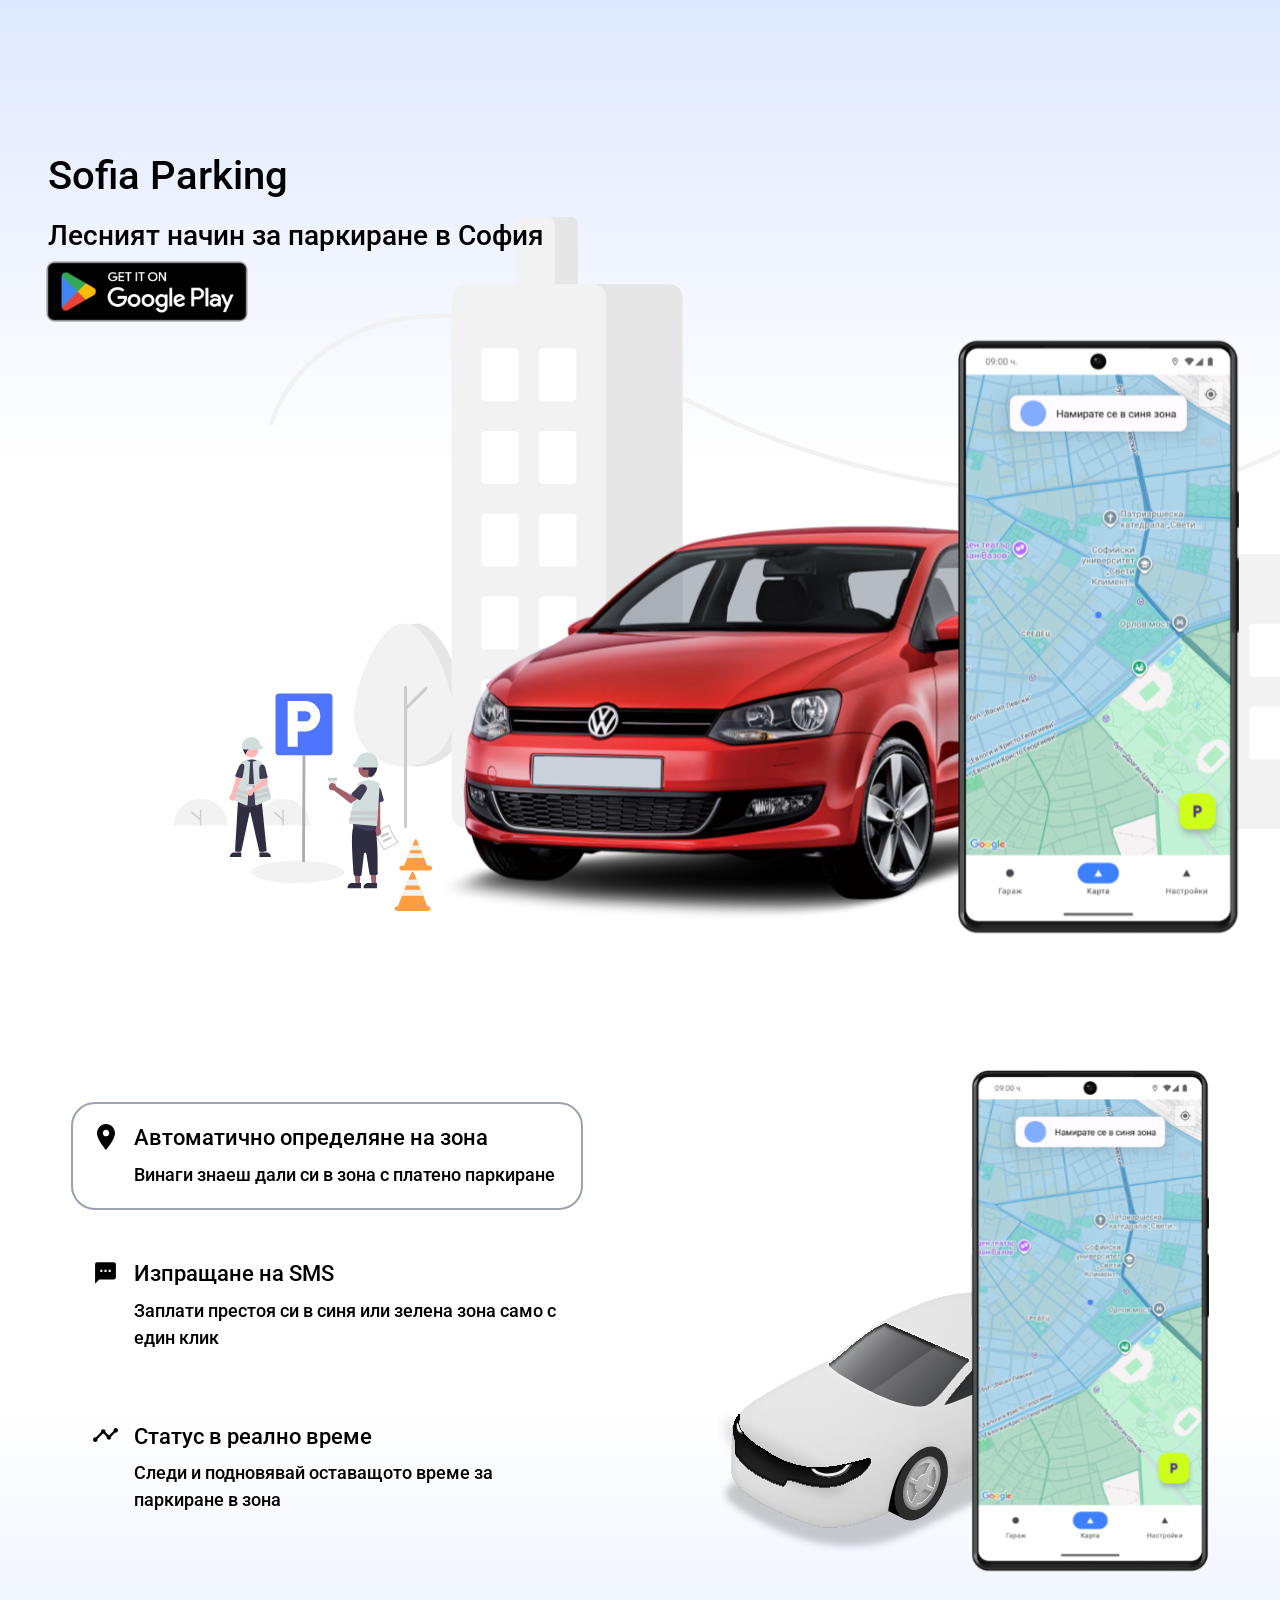
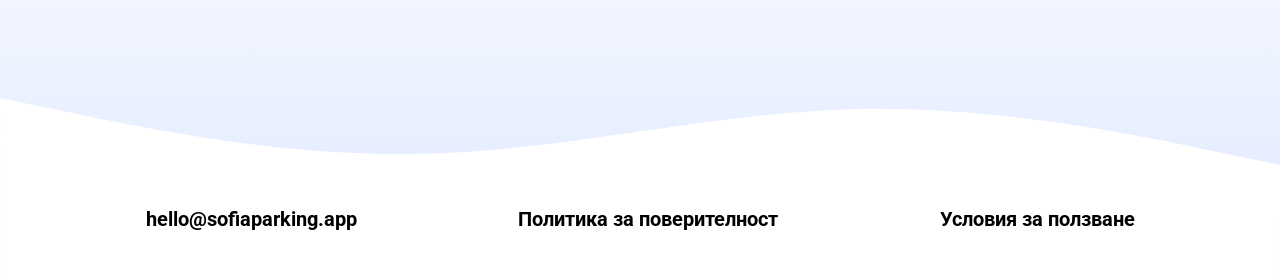
<file: index.html>
<!DOCTYPE html>
<html>

<head>
    <meta charset="UTF-8">
    <meta name="viewport" content="width=device-width, initial-scale=1.0">
    <title>Sofia Parking</title>
    <link rel="icon" type="image/svg" href="assets/logo/parking-logo.svg">
    <link rel="stylesheet" type="text/css" href="index.css">
    <link rel="stylesheet" type="text/css" href="footer.css">
    <link rel="preconnect" href="https://fonts.googleapis.com">
    <link rel="preconnect" href="https://fonts.gstatic.com" crossorigin>
    <link
        href="https://fonts.googleapis.com/css2?family=Roboto:ital,wght@0,100;0,300;0,400;0,500;0,700;0,900;1,100;1,300;1,400;1,500;1,700;1,900&display=swap"
        rel="stylesheet">
</head>

<body>
    <section class="main-section">
        <div class="info-container">
            <div class="description">
                <h2 class="title">Sofia Parking</h2>
                <p class="sub-title">Лесният начин за паркиране в София</p>
            </div>
            <div class="google-play-badge" onclick="openGooglePlayStore()">
                <img src="assets/images/main-section/google-play-badge.svg" alt="image">
            </div>
        </div>
        <div class="main-image">
            <img src="assets/images/main-section/city-life.svg" alt="image">
        </div>
    </section>
    <section class="secondary-section">
        <div id="info-container-desktop">
            <div class="view-container">
                <div id="map" class="view" onclick="changeView(PhoneImages.MAP)">
                    <div class="icon-map">
                        <img src="assets/images/secondary-section/map.svg" alt="image">
                    </div>
                    <div class="title">
                        <h1>Автоматично определяне на зона</h1>
                        <p>
                            Винаги знаеш дали си в зона с платено паркиране
                        </p>
                    </div>
                </div>
                <div id="message" class="view" onclick="changeView(PhoneImages.MESSAGE)">
                    <div class="icon-message">
                        <img src="assets/images/secondary-section/message.svg" alt="image">
                    </div>
                    <div class="title">
                        <h1>Изпращане на SMS</h1>
                        <p>
                            Заплати престоя си в синя или зелена зона само с един клик
                        </p>
                    </div>
                </div>
                <div id="status" class="view" onclick="changeView(PhoneImages.STATUS)">
                    <div class="icon-status">
                        <img src="assets/images/secondary-section/status.svg" alt="image">
                    </div>
                    <div class="title">
                        <h1>Статус в реално време</h1>
                        <p>
                            Следи и подновявай оставащото време за паркиране в зона
                        </p>
                    </div>
                </div>
            </div>
            <img id="desktop-image" alt="image" src="assets/images/secondary-section/map-gps.svg" alt="image">
        </div>
        <div id="info-container-mobile">
            <div class="view-container">
                <div id="mobile-info" class="view">
                    <div class="title">
                        <div class="title-icon">
                            <img src="" alt="image">
                            <h1></h1>
                        </div>
                        <p>

                        </p>
                    </div>
                </div>
            </div>
            <a class="previous" onclick="previousView()">&#10094;</a>
            <a class="next" onclick="nextView()">&#10095;</a>
            <img id="phone-image" src="" alt="image">
        </div>
        <div class="footer">
            <div class="info">
                <span><b>hello@sofiaparking.app</b></span>
                <span><a href="privacy-policy/privacy-policy.html" target="_blank"><b>Политика за поверителност</b></a></span>
                <span><a href="terms-of-use/terms-of-use.html" target="_blank"><b>Условия за ползване</b></a></span>
            </div>
            <img src="assets/images/secondary-section/main-footer-wave.svg" alt="image">
        </div>
    </section>
    <script src="index.js"></script>
</body>

</html>
</file>
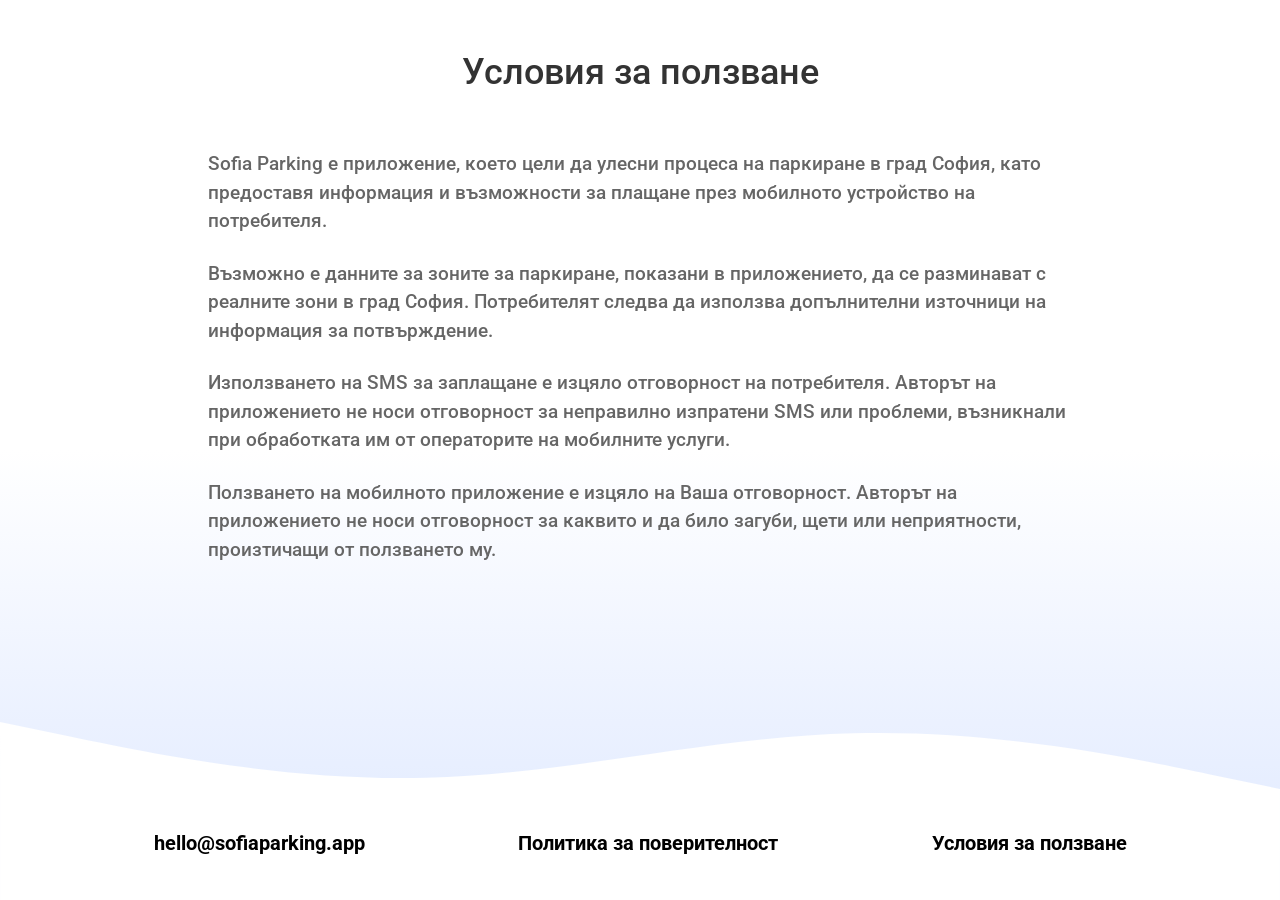
<file: terms-of-use/terms-of-use.html>
<!DOCTYPE html>
<html lang="bg">

<head>
    <meta charset="UTF-8">
    <!-- <meta name="viewport" content="width=device-width, initial-scale=1.0, minimum-scale=1, maximum-scale=5, user-scalable=yes"> -->
    
    <meta name="viewport" content="width=device-width, initial-scale=1.0">
    <title>Sofia Parking</title>
    <link rel="icon" type="image/svg" href="../assets/logo/parking-logo.svg">
    <link rel="stylesheet" type="text/css" href="../footer.css">
    <link rel="stylesheet" type="text/css" href="terms-of-use.css">
    <link rel="preconnect" href="https://fonts.googleapis.com">
    <link rel="preconnect" href="https://fonts.gstatic.com" crossorigin>
    <link
        href="https://fonts.googleapis.com/css2?family=Roboto:ital,wght@0,100;0,300;0,400;0,500;0,700;0,900;1,100;1,300;1,400;1,500;1,700;1,900&display=swap"
        rel="stylesheet">
</head>

<body>
    <div class="container">
        <h1>Условия за ползване</h1>
        <p>Sofia Parking е приложение, което цели да улесни процеса на паркиране в град София, като предоставя
            информация и възможности за плащане през мобилното устройство на потребителя.</p>
        <p>Възможно е данните за зоните за паркиране, показани в приложението, да се разминават с реалните зони в град
            София. Потребителят следва да използва допълнителни източници на информация за потвърждение.</p>
        <p>Използването на SMS за заплащане е изцяло отговорност на потребителя. Авторът на приложението не носи
            отговорност за неправилно изпратени SMS или проблеми, възникнали при обработката им от операторите на
            мобилните услуги.</p>
        <p>Ползването на мобилното приложение е изцяло на Ваша отговорност. Авторът на приложението не носи отговорност
            за каквито и да било загуби, щети или неприятности, произтичащи от ползването му.</p>
    </div>
    <div class="footer">
        <div class="info">
            <span><b>hello@sofiaparking.app</b></span>
            <span><a href="../privacy-policy/privacy-policy.html" target="_blank"><b>Политика за поверителност</b></a></span>
            <span><a href="../terms-of-use/terms-of-use.html" target="_blank"><b>Условия за ползване</b></a></span>
        </div>
        <img src="../assets/images/secondary-section/main-footer-wave.svg" alt="image">
    </div>
</body>

</html>
</file>
<file: index.css>
/* ============================================
   GLOBAL RESETS & BASE STYLES
   ============================================ */
*,
*::before,
*::after {
  box-sizing: border-box;
}

:root {
  /* Spacing scale */
  --space-xs: 0.5rem;
  --space-sm: 1rem;
  --space-md: 1.5rem;
  --space-lg: 2rem;
  --space-xl: 3rem;
  --space-2xl: 4rem;

  /* Typography scale */
  --font-size-base: 1rem;
  --font-size-sm: 0.875rem;
  --font-size-lg: 1.125rem;
  --font-size-xl: 1.25rem;
  --font-size-2xl: 1.5rem;
  --font-size-3xl: 2rem;
  --font-size-4xl: 3rem;

  /* Colors */
  --color-text-primary: #333;
  --color-text-secondary: #666;
  --color-link: #4f75ff;
}

body {
  margin: 0;
  padding: 0;
  display: flex;
  flex-direction: column;
  min-height: 100vh;
  font-family: 'Roboto';
  overflow-x: hidden;
}

.hidden {
  display: none;
}

/* ============================================
   MAIN SECTION (Hero)
   ============================================ */
.main-section {
  background-color: #ffffff;
  background-image: linear-gradient(to bottom, #DEE8FF, #ffffff, #ffffff);
  position: relative;
  min-height: 100vh;
  display: flex;
  flex-direction: column;
}

.main-section .info-container {
  position: absolute;
  display: flex;
  flex-direction: column;
  z-index: 2;
  width: 100%;
  padding: var(--space-md);
}

.description {
  word-wrap: break-word;
  overflow-wrap: break-word;
}

.description .title {
  font-size: clamp(1.5rem, 5vw, 3rem);
  font-weight: 500;
  margin: 0;
  line-height: 1.2;
}

.description .sub-title {
  font-size: clamp(1.125rem, 3vw, 2rem);
  font-weight: 500;
  margin: var(--space-sm) 0 0;
  line-height: 1.4;
}

.google-play-badge {
  cursor: pointer;
  /* margin-top: var(--space-md); */
  margin-top: -0.5rem;
  margin-left: -0.5rem;
  z-index: 2;
}

.google-play-badge img {
  width: clamp(8rem, 40vw, 18rem);
  height: auto;
  display: block;
}

.main-image {
  position: relative;
  display: flex;
  justify-content: flex-end;
  overflow: hidden;
  flex: 1;
  min-height: 60vh;
}

.main-image img {
  width: 110%;
  height: auto;
  object-fit: contain;
}

/* ============================================
   SECONDARY SECTION (Features)
   ============================================ */
.secondary-section {
  background-color: #ffffff;
  /* background-image: linear-gradient(to top, #ffffff 5%, #dcdcdc, #ffffff, #dfe9f3); */
  background-image: linear-gradient(to bottom, #ffffff, #ffffff, #DEE8FF);
  min-height: 100vh;
  position: relative;
  display: flex;
  flex-direction: column;
  flex: 1;
}

/* Desktop view container (hidden on mobile) */
#info-container-desktop {
  display: none;
}

/* Mobile view container (visible on mobile by default) */
#info-container-mobile {
  display: flex;
  flex-direction: column;
  align-items: center;
  justify-content: space-around;
  flex: 1;
  padding: var(--space-md);
  margin-bottom: var(--space-xl);
  position: relative;
}

.view-container {
  display: flex;
  flex-direction: column;
  align-items: center;
  width: 100%;
  max-width: 100%;
  position: relative;
}

.view {
  display: flex;
  flex-direction: row;
  justify-content: center;
  align-items: center;
  width: 100%;
  max-width: 100%;
  word-wrap: break-word;
  overflow-wrap: break-word;
}

.view .title {
  display: flex;
  flex-direction: column;
  align-items: center;
  font-weight: 500;
  font-size: clamp(1rem, 2.5vw, 1.5rem);
}

.view .title h1 {
  font-size: clamp(1.125rem, 3vw, 1.5rem);
  font-weight: 500;
  margin: 0 0 var(--space-xs);
  line-height: 1.3;
  text-align: center;
}

.view .title p,
.view p {
  font-size: clamp(0.875rem, 2vw, 1.25rem);
  margin: 0;
  line-height: 1.5;
  text-align: center;
}

.view img {
  margin-right: var(--space-xs);
  width: clamp(0.875rem, 3vw, 1.875rem);
  height: auto;
  flex-shrink: 0;
}

.title-icon {
  display: flex;
  flex-direction: row;
  justify-content: center;
  align-items: center;
  gap: var(--space-xs);
}

.title-icon h1 {
  font-size: clamp(1.125rem, 3vw, 1.5rem);
  text-align: center;
  margin: 0;
}

.title-icon img {
  width: clamp(0.875rem, 3vw, 1.875rem);
  height: auto;
}

#desktop-image {
  height: auto;
  max-height: 60vh;
  width: auto;
  max-width: 100%;
  object-fit: contain;
  z-index: 2;
}

#phone-image {
  height: auto;
  max-height: 60vh;
  width: auto;
  max-width: 85%;
  object-fit: contain;
  z-index: 2;
  margin-right: 3rem;
}

/* Navigation arrows (for mobile carousel) */
.previous,
.next {
  cursor: pointer;
  position: absolute;
  top: 50%;
  transform: translateY(50%);
  width: auto;
  color: var(--color-link);
  font-weight: bold;
  font-size: clamp(1.5rem, 4vw, 2rem);
  transition: 0.3s ease;
  border-radius: 0.25rem;
  user-select: none;
  padding: var(--space-xs);
  z-index: 3;
}

.previous {
  left: var(--space-sm);
}

.next {
  right: var(--space-sm);
}

.previous:hover,
.next:hover {
  opacity: 0.7;
}

/* Icon containers (for desktop) */
.icon-map,
.icon-message,
.icon-status {
  display: flex;
  flex-direction: column;
  align-items: center;
}

/* ============================================
   FOOTER (Flexbox sticky footer)
   ============================================ */
.footer {
  margin-top: auto;
  position: relative;
  width: 100%;
  flex-shrink: 0;
}

.footer .info {
  margin: 0;
  padding: var(--space-md) var(--space-sm);
  position: absolute;
  bottom: 0;
  left: 0;
  z-index: 2;
  display: flex;
  width: 100%;
  height: 100%;
  flex-direction: row;
  flex-wrap: wrap;
  justify-content: space-evenly;
  align-items: center;
  gap: var(--space-sm);
}

.footer .info span {
  font-size: clamp(0.875rem, 2vw, 1.25rem);
  font-weight: 500;
}

.footer .info a {
  text-decoration: none;
  color: inherit;
  min-height: 44px;
  display: inline-flex;
  align-items: center;
}

.footer .info a:focus {
  outline: 2px solid var(--color-link);
  outline-offset: 2px;
}

.footer img {
  width: 100%;
  height: auto;
  display: block;
  min-height: 80px;
}

/* ============================================
   MEDIA QUERIES - MOBILE FIRST
   ============================================ */

/* Extra small devices (phones, portrait) */
@media (max-width: 575.98px) {
  .main-section {
    min-height: 100vh;
  }

  .main-section .info-container {
    align-items: center;
    text-align: center;
    padding: var(--space-md) var(--space-sm);
  }

  .description .title {
    font-size: clamp(1.5rem, 7vw, 2.375rem);
  }

  .description .sub-title {
    font-size: clamp(1.125rem, 4vw, 1.375rem);
  }

  .google-play-badge img {
    width: clamp(7rem, 45vw, 8rem);
  }

  .main-image {
    min-height: 70vh;
  }

  .main-image img {
    width: 100%;
    max-width: 700px;
  }

  #info-container-mobile {
    padding: var(--space-sm);
    margin-bottom: var(--space-lg);
  }

  #phone-image {
    max-height: 50vh;
  }

  .view .title h1 {
    font-size: clamp(1.125rem, 4vw, 1.375rem);
  }

  .view .title p,
  .view p {
    font-size: clamp(0.875rem, 3vw, 1.125rem);
  }

  .title-icon img {
    width: clamp(1.125rem, 2.5vw, 0.875rem);
    height: auto;
  }

  /* Make map icon specifically smaller and move it up slightly */
  .title-icon img[src*="map.svg"] {
    width: clamp(0.5rem, 2vw, 0.75rem);
    height: auto;
    transform: translateY(-4px);
  }

  .footer .info {
    flex-direction: column;
    background-color: rgba(255, 255, 255, 0.95);
    padding: var(--space-sm);
    gap: var(--space-xs);
  }

  .footer .info span {
    font-size: clamp(0.75rem, 3vw, 0.9375rem);
  }

  .footer img {
    min-height: 100px;
  }
}

/* Small devices (landscape phones) */
@media (min-width: 576px) and (max-width: 767.98px) {
  .main-section .info-container {
    align-items: center;
    text-align: center;
  }

  .description .title {
    font-size: clamp(1.75rem, 5vw, 2.25rem);
  }

  .description .sub-title {
    font-size: clamp(1.125rem, 3vw, 1.5rem);
  }

  .google-play-badge img {
    width: clamp(8rem, 35vw, 11rem);
  }

  .main-image {
    min-height: 65vh;
  }

  .main-image img {
    width: 95%;
  }

  #info-container-mobile {
    padding: var(--space-md);
  }

  #phone-image {
    max-height: 55vh;
  }

  .footer .info {
    flex-direction: column;
    /* background-color: rgba(255, 255, 255, 0.9); */
    padding: var(--space-md) var(--space-sm);
  }

  .footer .info span {
    font-size: clamp(0.875rem, 2vw, 1rem);
  }

  .title-icon img {
    width: clamp(1.125rem, 2.5vw, 1rem);
    height: auto;
  }

  /* Make map icon specifically smaller and move it up slightly */
  .title-icon img[src*="map.svg"] {
    width: clamp(0.625rem, 2vw, 0.875rem);
    height: auto;
    transform: translateY(-4px);
  }
}

/* Tablets (portrait) */
@media (min-width: 768px) and (max-width: 991.98px) {
  .main-section .info-container {
    align-items: flex-start;
    text-align: left;
    padding-left: var(--space-lg);
    padding-top: 7rem;
  }

  .description .title {
    font-size: clamp(2rem, 4vw, 2.5rem);
  }

  .description .sub-title {
    font-size: clamp(1.25rem, 2.5vw, 1.75rem);
  }

  .google-play-badge {
    align-self: flex-start;
    margin-left: -0.8rem;
  }

  .google-play-badge img {
    width: clamp(11rem, 32vw, 14rem);
  }

  .main-image {
    min-height: 60vh;
  }

  .main-image img {
    width: 85%;
  }

  #info-container-mobile {
    padding: var(--space-lg);
  }

  #phone-image {
    max-height: 50vh;
  }

  .view .title h1 {
    font-size: clamp(1.375rem, 2.5vw, 1.75rem);
  }

  .view .title p,
  .view p {
    font-size: clamp(1rem, 2vw, 1.25rem);
  }

  .view img {
    width: clamp(1.125rem, 2.5vw, 1.5rem);
  }

  .title-icon img {
    width: clamp(1.5rem, 2.5vw, 1rem);
    height: auto;
  }

  /* Make map icon specifically smaller and move it up slightly */
  .title-icon img[src*="map.svg"] {
    width: clamp(0.625rem, 2vw, 0.875rem);
    height: auto;
    transform: translateY(-4px);
  }

  .previous,
  .next {
    top: 40%;
  }

  .footer .info span {
    font-size: clamp(1rem, 1.5vw, 1.125rem);
  }
}

/* Small desktops / large tablets (landscape) */
@media (min-width: 992px) {
  .main-section .info-container {
    align-items: flex-start;
    text-align: left;
    padding-left: var(--space-xl);
    margin-top: 10rem;
  }

  .description .title {
    font-size: clamp(2.25rem, 3.5vw, 3rem);
  }

  .description .sub-title {
    font-size: clamp(1.5rem, 2vw, 2rem);
  }

  .google-play-badge {
    margin-left: -1rem;
  }

  .google-play-badge img {
    width: clamp(12rem, 18vw, 16rem);
  }

  .main-image img {
    width: 90%;
    /* max-width: 900px; */
    margin-top: 13rem;
  }

  /* Switch to desktop layout */
  #info-container-mobile {
    display: none;
  }

  #info-container-desktop {
    display: flex;
    flex-direction: row;
    justify-content: space-evenly;
    align-items: center;
    flex: 1;
    /* padding: var(--space-xl) var(--space-md); */
    /* gap: var(--space-lg); */
  }

  #info-container-desktop .view-container {
    display: flex;
    flex-direction: column;
    justify-content: space-between;
    min-width: 35%;
    max-width: 45%;
    gap: 28px;
  }

  #info-container-desktop #desktop-image {
    max-height: 70vh;
    max-width: 580px;
    margin-top: 8rem;
  }

  .view {
    flex-direction: row;
    justify-content: flex-start;
    align-items: flex-start;
    cursor: pointer;
  }

  #info-container-desktop .view {
    border: 2px solid transparent;
    border-radius: 1.5rem;
    padding: 20px;
  }

  #info-container-desktop .view.selected {
    border-color: #9ca3af;
    background-color: #ffffff;
    transition: none;
  }

  .view .title {
    align-items: flex-start;
    text-align: left;
  }

  .view .title h1 {
    text-align: left;
    font-size: clamp(1.25rem, 1.8vw, 1.5rem);
  }

  .view .title p,
  .view p {
    text-align: left;
    font-size: clamp(1rem, 1.2vw, 1.25rem);
  }

  .view img {
    width: clamp(1.5rem, 2vw, 1.875rem);
    margin-right: var(--space-sm);
  }

  .icon-map,
  .icon-message,
  .icon-status {
    /* margin-top: var(--space-sm);
    margin-left: var(--space-md); */
  }

  .icon-map img,
  .icon-message img,
  .icon-status img {
    width: clamp(1.5rem, 2vw, 1.875rem);
    height: clamp(1.5rem, 2vw, 1.875rem);
    object-fit: contain;
  }

  /* Hide navigation arrows on desktop */
  .previous,
  .next {
    display: none;
  }

  .footer .info {
    flex-direction: row;
    padding: var(--space-md) var(--space-lg);
  }

  .footer .info span {
    font-size: clamp(1rem, 1.2vw, 1.25rem);
  }
}

/* Medium desktops */
@media (min-width: 1200px) {
  .main-section .info-container {
    /* padding-left: clamp(3rem, 5vw, 4rem); */
    margin-top: 8rem;
  }

  .description .title {
    font-size: clamp(2.5rem, 3vw, 3rem);
  }

  .description .sub-title {
    font-size: clamp(1.75rem, 2vw, 2rem);
  }

  #info-container-desktop .view-container {
    min-width: 30%;
    max-width: 40%;
  }

  #info-container-desktop #desktop-image {
    max-height: 70vh;
    max-width: 580px;
    margin-top: 8rem;
  }

  .view .title h1 {
    font-size: clamp(1.375rem, 1.5vw, 1.5rem);
  }

  .view .title p,
  .view p {
    font-size: clamp(1.125rem, 1.2vw, 1.25rem);
  }
}

/* Large desktops */
@media (min-width: 1440px) {
  .main-section .info-container {
    margin-top: 12rem;
  }

  .main-image {
    min-height: 50vh;
  }

  .main-image img {
    /* width: auto;
    max-height: 100vh;
    margin-top: 5rem; */


    width: auto;
    max-height: 95vh;
    margin-top: 0rem;
  }

  #info-container-desktop {
    /* padding: var(--space-2xl) var(--space-xl); */
  }

  #info-container-desktop .view-container {
    min-width: 25%;
    max-width: 35%;
    margin-top: 3rem;
    gap: 28px;
  }

  #info-container-desktop #desktop-image {
    max-height: 70vh;
    max-width: 600px;
    /* margin-top: 17rem; */
  }

  .view .title h1 {
    font-size: 1.5rem;
  }

  .view .title p,
  .view p {
    font-size: 1.25rem;
  }
}

/* Ultra-wide screens */
@media (min-width: 1920px) {

  .main-section .info-container,
  #info-container-desktop {
    /* max-width: 1800px;
    margin-left: auto;
    margin-right: auto; */
  }
}

/* Landscape orientation on small screens */
@media (max-width: 767.98px) and (orientation: landscape) {
  .main-section {
    min-height: auto;
  }

  .main-image {
    min-height: 50vh;
  }

  #info-container-mobile {
    margin-bottom: var(--space-md);
  }

  #phone-image {
    max-height: 40vh;
  }
}

/* Print styles */
@media print {

  .footer,
  .google-play-badge,
  .previous,
  .next {
    display: none;
  }

  body {
    min-height: auto;
  }

  .main-section,
  .secondary-section {
    min-height: auto;
    page-break-inside: avoid;
  }
}
</file>
<file: footer.css>
.footer {
  margin-top: auto;
  position: relative;
  width: 100%;
  flex-shrink: 0;
}

.footer .info {
  margin: 0px;
  padding: 0px;
  position: absolute;
  bottom: 0;
  left: 0;
  z-index: 2;
  display: flex;
  width: 100%;
  height: 100%;
  flex-direction: row;
  flex-wrap: wrap;
  justify-content: space-evenly;
  align-items: center;
}

.footer .info span {
  margin-top: 5%;
  font-size: 20px;
  font-weight: 500;
}

.footer img {
  width: 100%;
  height: auto;
  display: block;
  min-height: 80px;
}

.footer .info a {
  text-decoration: none;
  color: inherit;
  min-height: 44px;
  display: inline-flex;
  align-items: center;
}

.footer .info a:focus {
  outline: 2px solid #4f75ff;
  outline-offset: 2px;
}

/* Extra small devices (phones) */
@media (max-width: 575.98px) {
  .footer {
    height: 16%;
  }

  .title-icon h1 {
    font-size: 15px;
    text-align: center;
  }

  .title p {
    font-size: 11px;
    text-align: center;
  }

  .footer .info {
    height: 65%;
    flex-direction: column;
    background-color: white;
    /* padding-bottom: 3%; */
  }

  .footer img {
    transform: translateY(-1.5rem);
  }

  .footer .info span {
    margin-top: 0;
    font-size: 9px;
  }
}

/* Small devices (landscape phones) */
@media (min-width: 576px) and (max-width: 767.98px) {
  .footer .info {
    margin: 0px;
    padding: 0px;
    position: absolute;
    bottom: 0;
    left: 0;
    z-index: 2;
    display: flex;
    width: 100%;
    height: 100%;
    /* flex-direction: column; */
    flex-direction: row;
    align-items: center;
    flex-wrap: wrap;
    justify-content: space-evenly;
  }

  .footer img {
    width: 100%;
    /* transform: translateY(4%); */
  }

  .footer .info span {
    font-size: 14px;
  }
}

/* tablets */
@media (min-width: 768px) and (max-width: 991.98px) {
  .footer img {
    width: 100%;
    /* transform: translateY(2%); */
  }
}

/* Small desktops large tablets*/
@media (min-width: 992px) and (max-width: 1199.99px) {
  .footer img {
    width: 100%;
    /* transform: translateY(2%); */
  }
}

/* Medium desktops */
@media (min-width: 1200px) and (max-width: 1360px) {}

/* Large desktops */
@media (min-width: 1360px) {}
</file>
<file: terms-of-use/terms-of-use.css>
/* Base: use rem/relative units for zoom-friendly scaling */
:root {
  --container-width: min(90vw, 72rem);
  --container-padding-inline: clamp(1rem, 4vw, 3rem);
  --heading-size: clamp(1.5rem, 4vw + 1rem, 3rem);
  --body-size: clamp(0.9375rem, 1.5vw + 0.75rem, 1.5rem);
  --section-gap: clamp(1rem, 2vw, 1.5rem);
}

body {
  margin: 0;
  padding: 0;
  display: flex;
  flex-direction: column;
  min-height: 100vh;
  font-family: 'Roboto';
  align-items: center;
  background-color: #ffffff;
  background-image: linear-gradient(to bottom, #ffffff, #ffffff, #DEE8FF);
  overflow-y: auto;
  overflow-x: hidden;
  position: relative;
  -webkit-text-size-adjust: 100%;
  text-size-adjust: 100%;
}

.container {
  width: var(--container-width);
  max-width: 100%;
  padding-inline: var(--container-padding-inline);
  padding-top: clamp(1rem, 3vh, 2.5rem);
  padding-bottom: clamp(1rem, 3vh, 2.5rem);
  box-sizing: border-box;
  flex: 1;
}

.container h1 {
  color: #333;
  font-size: var(--heading-size);
  font-weight: 500;
  text-align: center;
  line-height: 1.2;
  word-wrap: break-word;
  padding-bottom: 2rem;
}

.container p {
  color: #666;
  font-size: var(--body-size);
  font-weight: 500;
  text-align: left;
  margin: 0 0 var(--section-gap);
  line-height: 1.5;
  word-wrap: break-word;
  hyphens: auto;
}

.container p:last-of-type {
  margin-bottom: 0;
}

/* Extra small devices (phones, portrait) */
@media (max-width: 575.98px) {
  body {
    background-image: linear-gradient(to bottom, #ffffff, #ffffff, #DEE8FF);
  }

  .container {
    padding-bottom: clamp(1rem, 3vh, 2rem);
    padding-inline: clamp(0.75rem, 5vw, 1.25rem);
  }

  .container h1 {
    font-size: clamp(1.25rem, 6vw, 1.75rem);
  }

  .container p {
    font-size: clamp(0.875rem, 3.5vw, 1.125rem);
  }

  .footer .info {
    height: 65%;
    flex-direction: column;
    background-color: #ffffff;
    padding-bottom: 3%;
  }
}

/* Small devices (landscape phones) */
@media (min-width: 576px) and (max-width: 767.98px) {
  body {
    background-image: linear-gradient(to bottom, #ffffff, #ffffff, #DEE8FF);
  }

  .container {
    padding-bottom: clamp(1rem, 3vh, 2rem);
    width: min(88vw, 36rem);
  }

  .container h1 {
    font-size: clamp(1.5rem, 4vw, 1.875rem);
  }

  .container p {
    font-size: clamp(1rem, 2vw, 1.125rem);
  }
}

/* Tablets */
@media (min-width: 768px) and (max-width: 991.98px) {
  body {
    background-image: linear-gradient(to bottom, #ffffff, #ffffff, #DEE8FF);
  }

  .container {
    padding-bottom: clamp(1.5rem, 3vh, 2.5rem);
    width: min(85vw, 44rem);
  }

  .container h1 {
    font-size: clamp(1.75rem, 3.5vw, 2.25rem);
  }

  .container p {
    font-size: clamp(1.0625rem, 1.5vw, 1.25rem);
  }
}

/* Small desktops / large tablets */
@media (min-width: 992px) and (max-width: 1199.99px) {
  .container {
    padding-bottom: clamp(1.5rem, 3vh, 2.5rem);
    width: min(82%, 52rem);
  }

  .container h1 {
    font-size: clamp(2rem, 2.5vw, 2.5rem);
  }

  .container p {
    font-size: clamp(1.125rem, 1.2vw, 1.3125rem);
  }
}

/* Medium desktops */
@media (min-width: 1200px) and (max-width: 1360px) {
  .container {
    padding-bottom: clamp(1.5rem, 3vh, 2.5rem);
    width: min(78%, 60rem);
  }

  .container h1 {
    font-size: clamp(2.25rem, 2vw, 2.75rem);
  }

  .container p {
    font-size: clamp(1.1875rem, 1vw, 1.375rem);
  }
}

/* Large desktops */
@media (min-width: 1360px) {
  .container {
    padding-bottom: clamp(2rem, 3vh, 3rem);
    width: min(75%, 72rem);
  }

  .container h1 {
    font-size: clamp(2.5rem, 1.8vw, 3rem);
  }

  .container p {
    font-size: clamp(1.25rem, 0.9vw, 1.5rem);
  }
}

/* Zoom / reduced motion: keep layout stable when user zooms or prefers reduced motion */
@media (prefers-reduced-motion: reduce) {
  .container {
    padding-bottom: 2rem;
  }
}

/* Very narrow viewports (e.g. zoomed in on mobile) */
@media (max-width: 360px) {
  .container {
    padding-inline: 0.75rem;
    width: 100%;
    box-sizing: border-box;
  }

  .container h1 {
    font-size: 1.25rem;
  }

  .container p {
    font-size: 0.875rem;
  }
}

/* Orientation: landscape on small screens – reduce bottom padding so content isn’t hidden by footer */
@media (max-width: 767.98px) and (orientation: landscape) {
  .container {
    padding-bottom: 1rem;
  }
}

@media (max-width: 575.98px) and (orientation: landscape) {
  .container {
    padding-bottom: 1rem;
  }
}
</file>
